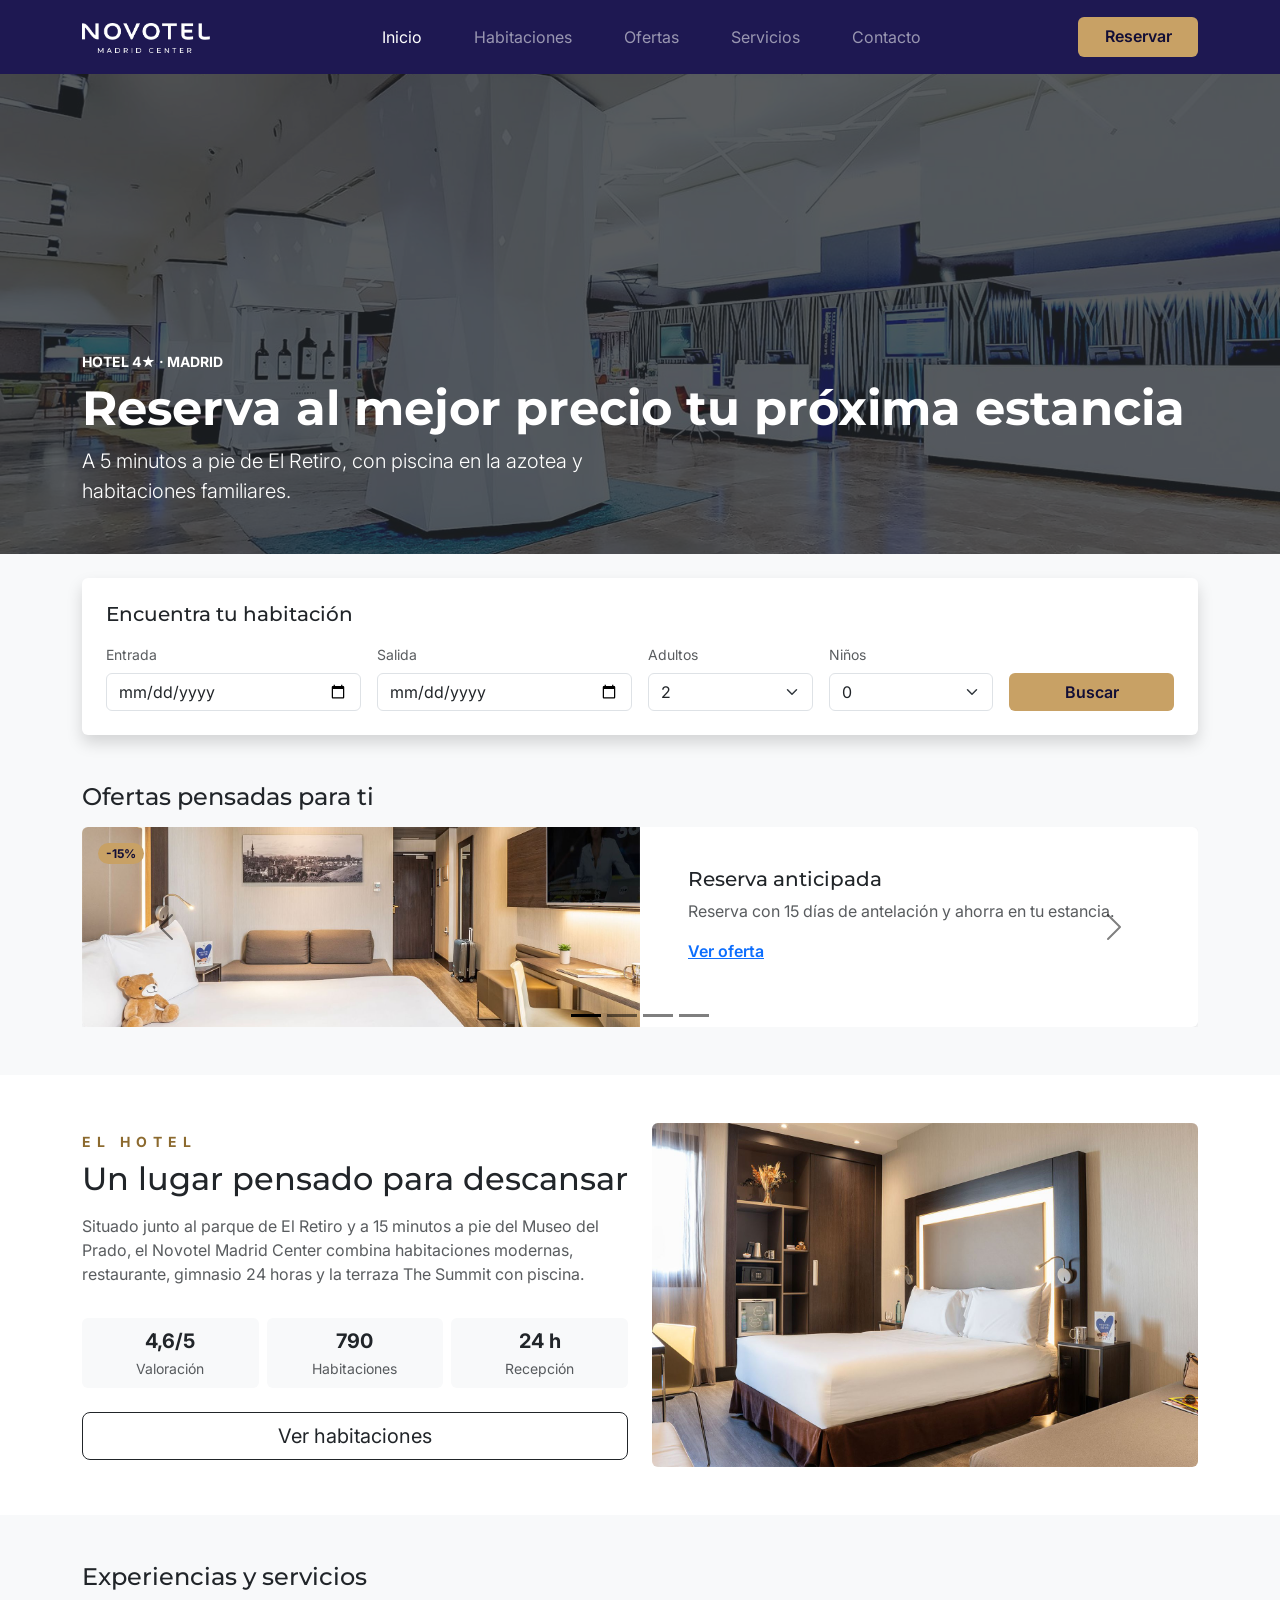
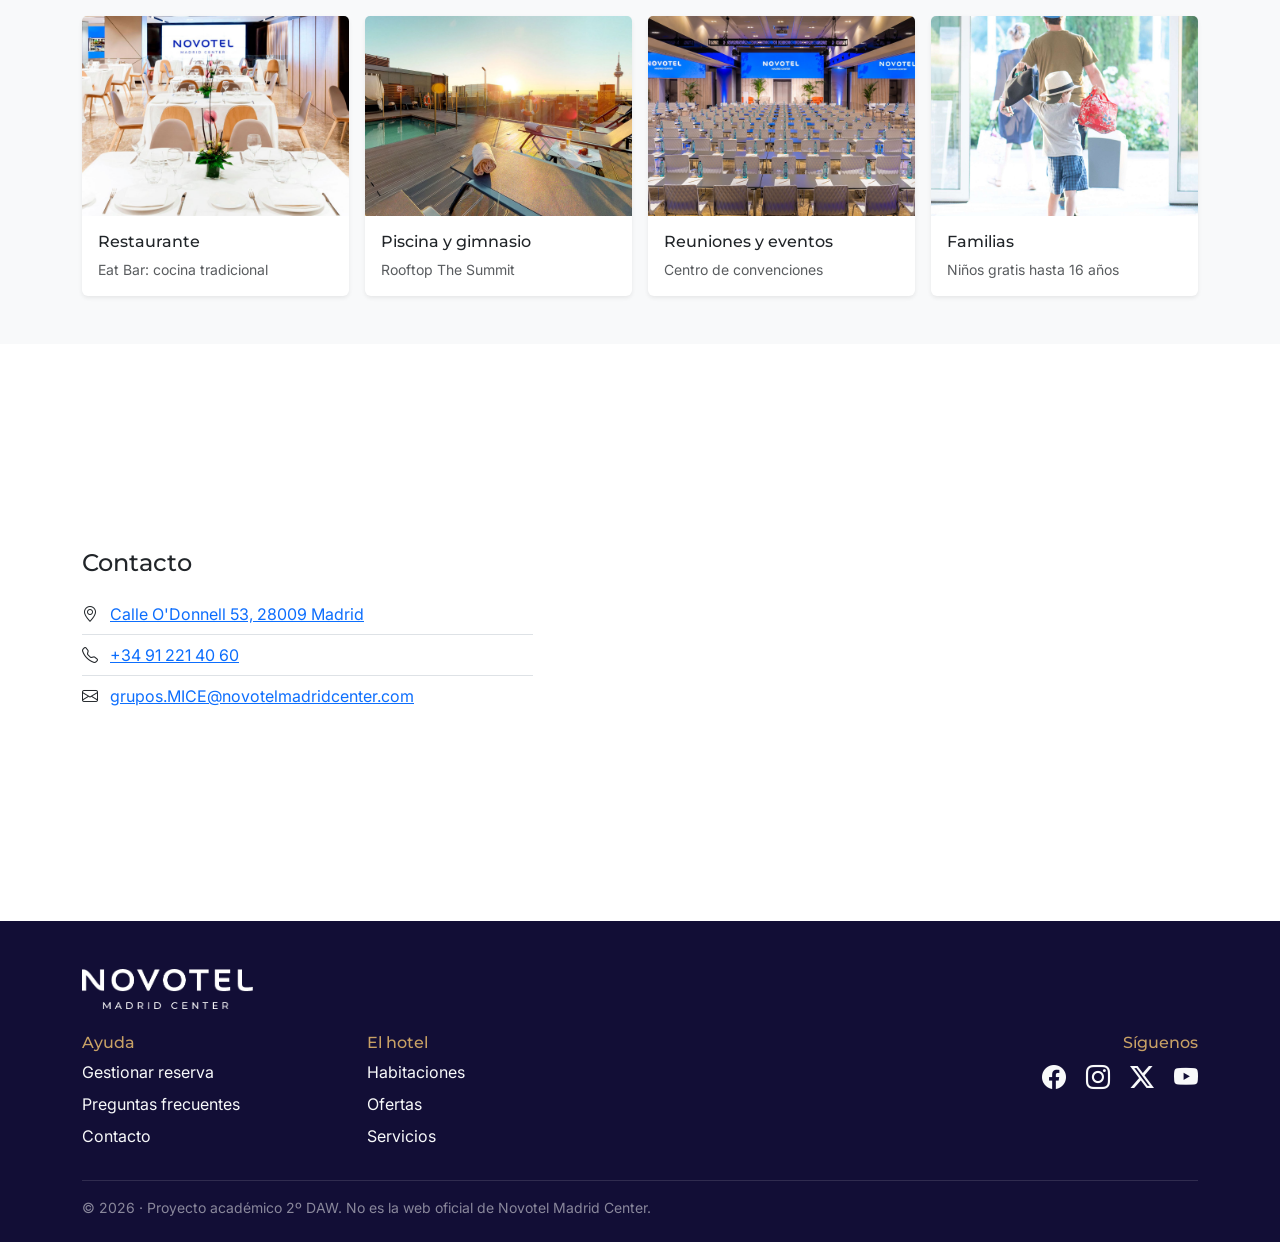
<file: index.html>
<!DOCTYPE html>
<html lang="es">

<head>
    <meta charset="UTF-8">
    <meta name="viewport" content="width=device-width, initial-scale=1.0">
    <title>Novotel Madrid Center</title>
    <link rel="icon" href="img/favicon.png">
    <link
        href="https://fonts.googleapis.com/css2?family=Inter:wght@400;500;600&family=Montserrat:wght@500;600;700&display=swap"
        rel="stylesheet">
    <link href="https://cdn.jsdelivr.net/npm/bootstrap@5.3.8/dist/css/bootstrap.min.css" rel="stylesheet"
        integrity="sha384-sRIl4kxILFvY47J16cr9ZwB07vP4J8+LH7qKQnuqkuIAvNWLzeN8tE5YBujZqJLB" crossorigin="anonymous">
    <link href="https://cdn.jsdelivr.net/npm/bootstrap-icons@1.13.1/font/bootstrap-icons.min.css" rel="stylesheet">
    <link href="css/styles.css" rel="stylesheet">
</head>

<body class="bg-light">

    <nav class="navbar navbar-expand-lg navbar-dark bg-azul py-3 sticky-top">
        <div class="container">
            <a class="navbar-brand" href="index.html">
                <img src="img/logo-novotel-blanco.png" alt="Novotel Madrid Center" height="30">
            </a>
            <button class="navbar-toggler" type="button" data-bs-toggle="collapse" data-bs-target="#menu"
                aria-label="Abrir menú">
                <span class="navbar-toggler-icon"></span>
            </button>
            <div class="collapse navbar-collapse" id="menu">
                <ul class="navbar-nav mx-auto">
                    <li class="nav-item"><a class="header-nav-link nav-link active" href="index.html">Inicio</a></li>
                    <li class="nav-item"><a class="header-nav-link nav-link" href="rooms.html">Habitaciones</a></li>
                    <li class="nav-item"><a class="header-nav-link nav-link" href="#ofertas">Ofertas</a></li>
                    <li class="nav-item"><a class="header-nav-link nav-link" href="#servicios">Servicios</a></li>
                    <li class="nav-item"><a class="header-nav-link nav-link" href="#contacto">Contacto</a></li>
                </ul>
                <a id="reservar" href="#buscador" class="btn btn-dorado">Reservar</a>
            </div>
        </div>
    </nav>

    <header class="card border-0 rounded-0 text-white">
        <img src="img/hero.jpg" class="card-img rounded-0 foto-hero" alt="Recepción del hotel">
        <div class="card-img-overlay rounded-0 d-flex align-items-end bg-dark bg-opacity-75 pb-5">
            <div class="container">
                <p class="small fw-bold text-uppercase mb-2">Hotel 4★ · Madrid</p>
                <h1 class="display-5 fw-bold">Reserva al mejor precio tu próxima estancia</h1>
                <p class="lead col-lg-6 mb-0">A 5 minutos a pie de El Retiro, con piscina en la azotea y habitaciones familiares.</p>
            </div>
        </div>
    </header>

    <section id="buscador" class="container py-4">
        <div class="card border-0 shadow p-4">
            <h2 class="h5 mb-3">Encuentra tu habitación</h2>
            <form id="formBusqueda" action="available-rooms.html" method="get" class="row g-3 align-items-end" novalidate>
                <div class="col-6 col-lg-3">
                    <label for="entrada" class="form-label small text-muted">Entrada</label>
                    <input type="date" class="form-control" id="entrada" name="entrada" required>
                </div>
                <div class="col-6 col-lg-3">
                    <label for="salida" class="form-label small text-muted">Salida</label>
                    <input type="date" class="form-control" id="salida" name="salida" required>
                    <div class="invalid-feedback">Tiene que ser después de la entrada.</div>
                </div>
                <div class="col-6 col-lg-2">
                    <label for="adultos" class="form-label small text-muted">Adultos</label>
                    <select class="form-select" id="adultos" name="adultos">
                        <option>1</option>
                        <option selected>2</option>
                        <option>3</option>
                        <option>4</option>
                    </select>
                </div>
                <div class="col-6 col-lg-2">
                    <label for="ninos" class="form-label small text-muted">Niños</label>
                    <select class="form-select" id="ninos" name="ninos">
                        <option selected>0</option>
                        <option>1</option>
                        <option>2</option>
                    </select>
                </div>
                <div class="col-12 col-lg-2">
                    <button type="submit" class="btn btn-dorado w-100">Buscar</button>
                </div>
            </form>
        </div>
    </section>

    <section id="ofertas" class="container py-4">
        <h2 class="h4 mb-3">Ofertas pensadas para ti</h2>
        <div id="carrusel" class="carousel carousel-dark slide" data-bs-ride="carousel">
            <div class="carousel-indicators mb-0">
                <button type="button" data-bs-target="#carrusel" data-bs-slide-to="0" class="active"
                    aria-label="Oferta 1"></button>
                <button type="button" data-bs-target="#carrusel" data-bs-slide-to="1" aria-label="Oferta 2"></button>
                <button type="button" data-bs-target="#carrusel" data-bs-slide-to="2" aria-label="Oferta 3"></button>
                <button type="button" data-bs-target="#carrusel" data-bs-slide-to="3" aria-label="Oferta 4"></button>
            </div>
            <div class="carousel-inner">
                <div class="carousel-item active">
                    <div class="card border-0 shadow-sm overflow-hidden">
                        <div class="row g-0">
                            <div class="col-md-6 position-relative">
                                <img src="img/oferta-anticipada.jpg" class="img-fluid w-100 foto"
                                    alt="Habitación doble">
                                <span
                                    class="badge rounded-pill bg-dorado position-absolute top-0 start-0 m-3">-15%</span>
                            </div>
                            <div class="col-md-6 card-body px-5 py-4 pb-5 align-self-center">
                                <h3 class="h5 card-title">Reserva anticipada</h3>
                                <p class="card-text text-muted">Reserva con 15 días de antelación y ahorra en tu estancia.</p>
                                <a href="#buscador" class="card-link fw-semibold">Ver oferta</a>
                            </div>
                        </div>
                    </div>
                </div>
                <div class="carousel-item">
                    <div class="card border-0 shadow-sm overflow-hidden">
                        <div class="row g-0">
                            <div class="col-md-6 position-relative">
                                <img src="img/oferta-finde.jpg" class="img-fluid w-100 foto" alt="Desayuno en el hotel">
                                <span class="badge rounded-pill bg-dorado position-absolute top-0 start-0 m-3">+ Desayuno</span>
                            </div>
                            <div class="col-md-6 card-body px-5 py-4 pb-5 align-self-center">
                                <h3 class="h5 card-title">Escapada fin de semana</h3>
                                <p class="card-text text-muted">Desayuno buffet incluido en tus estancias de viernes a domingo.</p>
                                <a href="#buscador" class="card-link fw-semibold">Ver oferta</a>
                            </div>
                        </div>
                    </div>
                </div>
                <div class="carousel-item">
                    <div class="card border-0 shadow-sm overflow-hidden">
                        <div class="row g-0">
                            <div class="col-md-6 position-relative">
                                <img src="img/oferta-verano.jpg" class="img-fluid w-100 foto" alt="Terraza The Summit">
                                <span class="badge rounded-pill bg-dorado position-absolute top-0 start-0 m-3">Verano</span>
                            </div>
                            <div class="col-md-6 card-body px-5 py-4 pb-5 align-self-center">
                                <h3 class="h5 card-title">Verano en The Summit</h3>
                                <p class="card-text text-muted">Acceso a la piscina de la azotea de junio a septiembre.
                                </p>
                                <a href="#servicios" class="card-link fw-semibold">Ver oferta</a>
                            </div>
                        </div>
                    </div>
                </div>
                <div class="carousel-item">
                    <div class="card border-0 shadow-sm overflow-hidden">
                        <div class="row g-0">
                            <div class="col-md-6 position-relative">
                                <img src="img/servicio-familias.jpg" class="img-fluid w-100 foto" alt="Familia en el hotel">
                                <span class="badge rounded-pill bg-dorado position-absolute top-0 start-0 m-3">Familias</span>
                            </div>
                            <div class="col-md-6 card-body px-5 py-4 pb-5 align-self-center">
                                <h3 class="h5 card-title">Niños gratis</h3>
                                <p class="card-text text-muted">Los menores de 16 años se alojan gratis en la habitación de sus padres.</p>
                                <a href="rooms.html" class="card-link fw-semibold">Ver habitaciones</a>
                            </div>
                        </div>
                    </div>
                </div>
            </div>
            <button class="carousel-control-prev" type="button" data-bs-target="#carrusel" data-bs-slide="prev">
                <span class="carousel-control-prev-icon"></span>
            </button>
            <button class="carousel-control-next" type="button" data-bs-target="#carrusel" data-bs-slide="next">
                <span class="carousel-control-next-icon"></span>
            </button>
        </div>
    </section>

    <section class="bg-white py-5 mt-4">
        <div class="container">
            <div class="row g-4 align-items-center">
                <div class="col-lg-6">
                    <p id="hotel-section" class="small fw-bold text-uppercase text-dorado mb-2">El hotel</p>
                    <h2 class="mb-3">Un lugar pensado para descansar</h2>
                    <p class="text-muted">Situado junto al parque de El Retiro y a 15 minutos a pie del Museo del Prado,
                        el Novotel Madrid Center combina habitaciones modernas, restaurante, gimnasio 24 horas y la
                        terraza The Summit con piscina.</p>
                    <div class="row g-2 my-4 text-center">
                        <div class="col-4">
                            <div class="bg-light rounded p-2"><strong class="d-block fs-5">4,6/5</strong>
                                <small class="text-muted">Valoración</small></div>
                        </div>
                        <div class="col-4">
                            <div class="bg-light rounded p-2"><strong class="d-block fs-5">790</strong>
                                <small class="text-muted">Habitaciones</small></div>
                        </div>
                        <div class="col-4">
                            <div class="bg-light rounded p-2"><strong class="d-block fs-5">24 h</strong>
                                <small class="text-muted">Recepción</small></div>
                        </div>
                    </div>
                    <a id="btnHabitaciones" href="rooms.html" class="btn btn-outline-dark btn-lg">Ver habitaciones</a>
                </div>
                <div class="col-lg-6">
                    <img src="img/habitacion-estandar.jpg" class="img-fluid rounded" alt="Habitación del hotel">
                </div>
            </div>
        </div>
    </section>

    <section id="servicios" class="container py-5">
        <h2 class="h4 mb-4">Experiencias y servicios</h2>
        <div class="row row-cols-2 row-cols-lg-4 g-3">
            <div class="col">
                <div class="card h-100 border-0 shadow-sm">
                    <img src="img/servicio-restaurante.jpg" class="card-img-top foto" alt="Restaurante Eat Bar">
                    <div class="card-body">
                        <h3 class="h6 card-title">Restaurante</h3>
                        <p class="card-text small text-muted">Eat Bar: cocina tradicional</p>
                    </div>
                </div>
            </div>
            <div class="col">
                <div class="card h-100 border-0 shadow-sm">
                    <img src="img/servicio-piscina.jpg" class="card-img-top foto" alt="Piscina en la azotea">
                    <div class="card-body">
                        <h3 class="h6 card-title">Piscina y gimnasio</h3>
                        <p class="card-text small text-muted">Rooftop The Summit</p>
                    </div>
                </div>
            </div>
            <div class="col">
                <div class="card h-100 border-0 shadow-sm">
                    <img src="img/servicio-eventos.jpg" class="card-img-top foto" alt="Sala de eventos">
                    <div class="card-body">
                        <h3 class="h6 card-title">Reuniones y eventos</h3>
                        <p class="card-text small text-muted">Centro de convenciones</p>
                    </div>
                </div>
            </div>
            <div class="col">
                <div class="card h-100 border-0 shadow-sm">
                    <img src="img/servicio-familias.jpg" class="card-img-top foto" alt="Familia llegando al hotel">
                    <div class="card-body">
                        <h3 class="h6 card-title">Familias</h3>
                        <p class="card-text small text-muted">Niños gratis hasta 16 años</p>
                    </div>
                </div>
            </div>
        </div>
    </section>

    <section id="contacto" class="bg-white py-5">
        <div class="container">
            <div class="row g-4 align-items-center">
                <div class="col-lg-5">
                    <h2 class="h4 mb-3">Contacto</h2>
                    <ul class="list-group list-group-flush">
                        <li class="list-group-item px-0"><i class="bi bi-geo-alt me-2"></i> <a
                                href="https://maps.app.goo.gl/3WTuPJawUHsqBY3b8">Calle O'Donnell 53, 28009 Madrid</a>
                        </li>
                        <li class="list-group-item px-0"><i class="bi bi-telephone me-2"></i> <a
                                href="tel:+34912214060">+34 91 221 40 60</a></li>
                        <li class="list-group-item px-0 text-break"><i class="bi bi-envelope me-2"></i> <a
                                href="mailto:grupos.MICE@novotelmadridcenter.com">grupos.MICE@novotelmadridcenter.com</a>
                        </li>
                    </ul>
                </div>
                <div class="col-lg-7">
                    <div class="ratio ratio-4x3 rounded overflow-hidden">
                        <iframe
                            src="https://www.google.com/maps?q=Novotel+Madrid+Center,+Calle+de+O'Donnell+53,+Madrid&output=embed"
                            title="Mapa del hotel" loading="lazy" allowfullscreen></iframe>
                    </div>
                </div>
            </div>
        </div>
    </section>

    <footer class="bg-azul-oscuro text-white-50 pt-5 pb-4">
        <div class="container">
            <img src="img/logo-novotel-blanco.png" alt="Novotel Madrid Center" height="40" class="mb-4">
            <div class="row g-4">
                <div class="col-6 col-md-3">
                    <h2 class="h6 text-dorado-claro">Ayuda</h2>
                    <ul class="list-unstyled">
                        <li class="footer-link mb-2"><a href="#buscador"
                                class="link-light text-decoration-none">Gestionar reserva</a></li>
                        <li class="footer-link mb-2"><a href="#contacto"
                                class="link-light text-decoration-none">Preguntas frecuentes</a></li>
                        <li class="footer-link mb-2"><a href="#contacto"
                                class="link-light text-decoration-none">Contacto</a></li>
                    </ul>
                </div>
                <div class="col-6 col-md-3">
                    <h2 class="h6 text-dorado-claro">El hotel</h2>
                    <ul class="list-unstyled">
                        <li class="footer-link mb-2"><a href="rooms.html"
                                class="link-light text-decoration-none">Habitaciones</a></li>
                        <li class="footer-link mb-2"><a href="#ofertas"
                                class="link-light text-decoration-none">Ofertas</a></li>
                        <li class="footer-link mb-2"><a href="#servicios"
                                class="link-light text-decoration-none">Servicios</a></li>
                    </ul>
                </div>
                <div class="col-md-6 text-md-end">
                    <h2 class="h6 text-dorado-claro">Síguenos</h2>
                    <a href="https://www.facebook.com/NovotelMCenter/" target="_blank"
                        class="rrss link-light fs-4 me-3" aria-label="Facebook"><i class="bi bi-facebook"></i></a>
                    <a href="https://www.instagram.com/novotelmcenter/" target="_blank"
                        class="rrss link-light fs-4 me-3" aria-label="Instagram"><i class="bi bi-instagram"></i></a>
                    <a href="https://x.com/novotelmcenter?lang=es" target="_blank"
                        class="rrss link-light fs-4 me-3" aria-label="X"><i class="bi bi-twitter-x"></i></a>
                    <a href="https://www.youtube.com/channel/UCDqbWLSPRt5mQQGbAMGRGoQ" target="_blank"
                        class="rrss link-light fs-4" aria-label="YouTube"><i class="bi bi-youtube"></i></a>
                </div>
            </div>
            <hr>
            <p class="small mb-0">© 2026 · Proyecto académico 2º DAW. No es la web oficial de Novotel Madrid Center.</p>
        </div>
    </footer>

    <script src="https://cdn.jsdelivr.net/npm/bootstrap@5.3.8/dist/js/bootstrap.bundle.min.js"
        integrity="sha384-FKyoEForCGlyvwx9Hj09JcYn3nv7wiPVlz7YYwJrWVcXK/BmnVDxM+D2scQbITxI"
        crossorigin="anonymous"></script>
    <script src="js/main.js"></script>
</body>

</html>
</file>
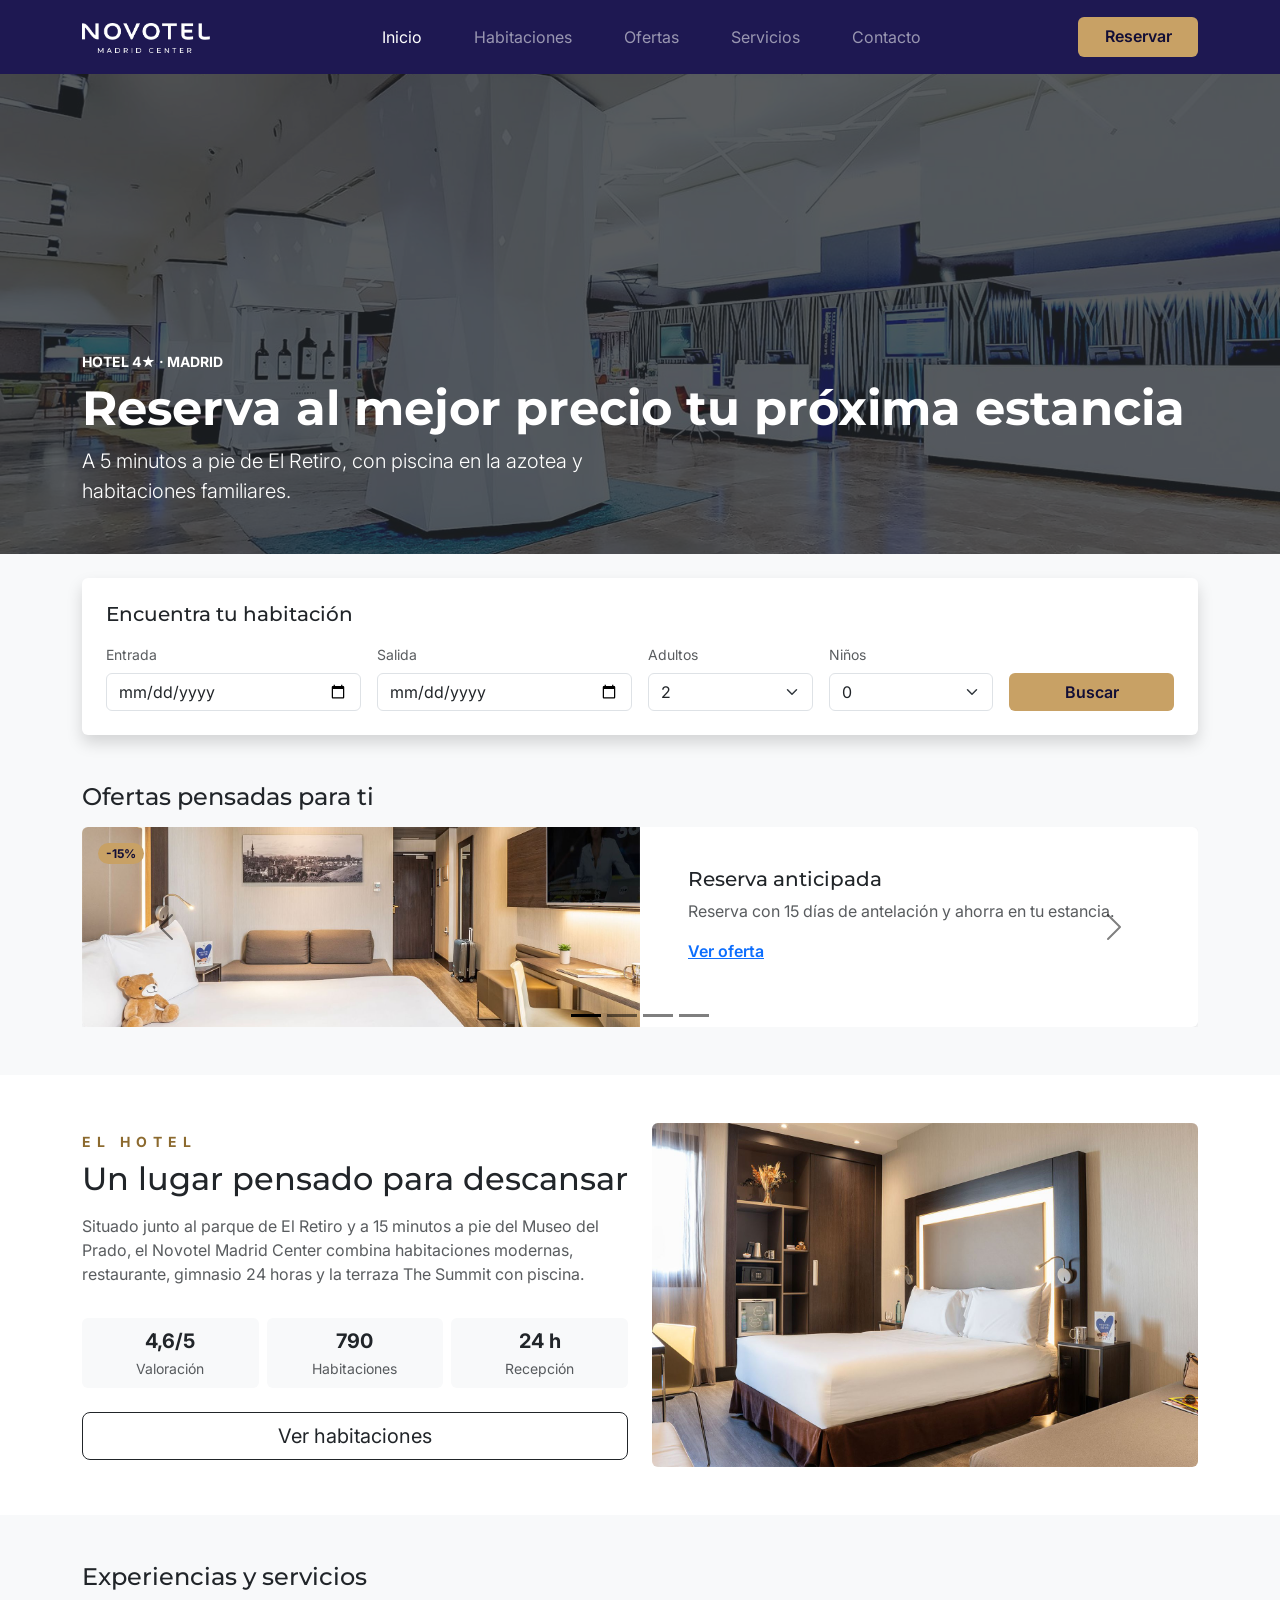
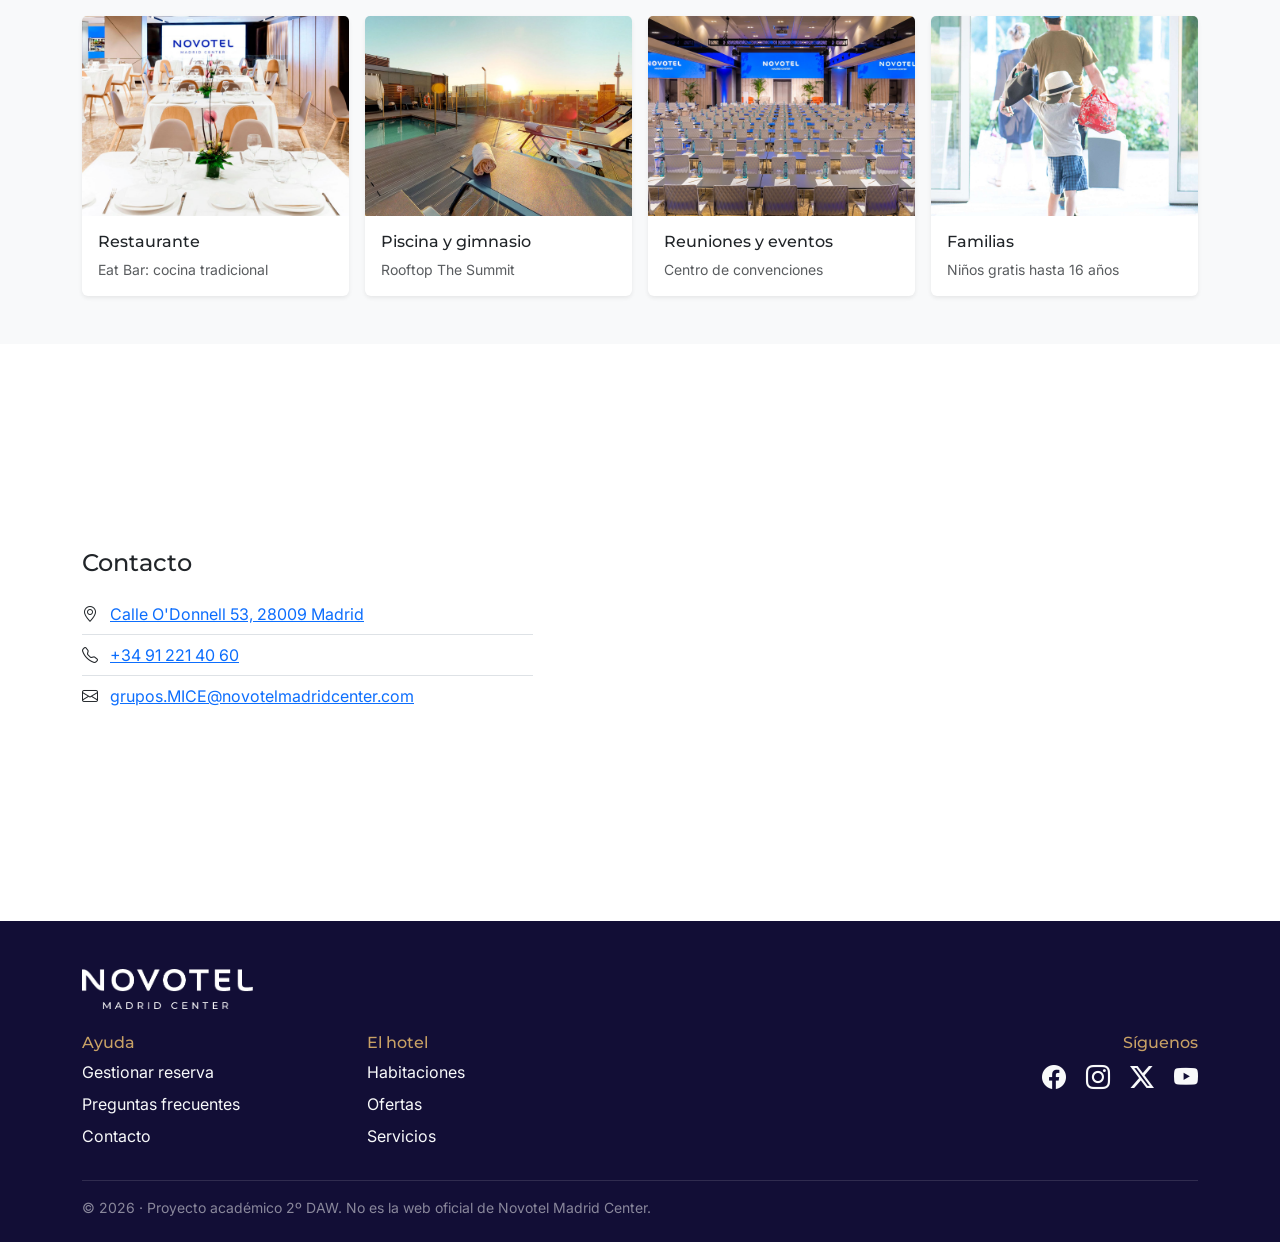
<file: available-rooms.html>
<!DOCTYPE html>
<html lang="es">

<head>
  <meta charset="UTF-8">
  <meta name="viewport" content="width=device-width, initial-scale=1.0">
  <title>Disponibilidad | Novotel Madrid Center</title>
  <link rel="icon" href="img/favicon.png">
  <link
    href="https://fonts.googleapis.com/css2?family=Inter:wght@400;500;600&family=Montserrat:wght@500;600;700&display=swap"
    rel="stylesheet">
  <link href="https://cdn.jsdelivr.net/npm/bootstrap@5.3.8/dist/css/bootstrap.min.css" rel="stylesheet"
    integrity="sha384-sRIl4kxILFvY47J16cr9ZwB07vP4J8+LH7qKQnuqkuIAvNWLzeN8tE5YBujZqJLB" crossorigin="anonymous">
  <link href="https://cdn.jsdelivr.net/npm/bootstrap-icons@1.13.1/font/bootstrap-icons.min.css" rel="stylesheet">
  <link href="css/styles.css" rel="stylesheet">
</head>

<body class="bg-light">

  <nav class="navbar navbar-expand-lg navbar-dark bg-azul py-3 sticky-top">
    <div class="container">
      <a class="navbar-brand" href="index.html">
        <img src="img/logo-novotel-blanco.png" alt="Novotel Madrid Center" height="30">
      </a>
      <button class="navbar-toggler" type="button" data-bs-toggle="collapse" data-bs-target="#menu"
        aria-label="Abrir menú">
        <span class="navbar-toggler-icon"></span>
      </button>
      <div class="collapse navbar-collapse" id="menu">
        <ul class="navbar-nav mx-auto">
          <li class="nav-item"><a class="header-nav-link nav-link" href="index.html">Inicio</a></li>
          <li class="nav-item"><a class="header-nav-link nav-link" href="rooms.html">Habitaciones</a></li>
          <li class="nav-item"><a class="header-nav-link nav-link" href="index.html#ofertas">Ofertas</a></li>
          <li class="nav-item"><a class="header-nav-link nav-link" href="index.html#servicios">Servicios</a></li>
          <li class="nav-item"><a class="header-nav-link nav-link" href="index.html#contacto">Contacto</a></li>
        </ul>
        <a id="reservar" href="index.html#buscador" class="btn btn-dorado">Reservar</a>
      </div>
    </div>
  </nav>

  <section class="bg-white py-5">
    <div class="container">
      <nav aria-label="breadcrumb">
        <ol class="breadcrumb small mb-4">
          <li class="breadcrumb-item"><a href="index.html">Inicio</a></li>
          <li class="breadcrumb-item active">Disponibilidad</li>
        </ol>
      </nav>
      <h1 class="h2 mb-0">Habitaciones disponibles</h1>
    </div>
  </section>

  <main class="container py-4">
    <div class="card border-0 shadow-sm p-3 mb-4">
      <div class="d-flex flex-wrap align-items-center justify-content-between gap-3">
        <div class="row row-cols-2 row-cols-md-4 g-2 flex-grow-1">
          <div class="col"><small class="text-muted d-block">Entrada</small><strong id="textoEntrada"></strong></div>
          <div class="col"><small class="text-muted d-block">Salida</small><strong id="textoSalida"></strong></div>
          <div class="col"><small class="text-muted d-block">Noches</small><strong id="textoNoches"></strong></div>
          <div class="col"><small class="text-muted d-block">Huéspedes</small><strong id="textoHuespedes"></strong>
          </div>
        </div>
        <button class="btn btn-outline-dark btn-sm" type="button" data-bs-toggle="collapse" data-bs-target="#modificar">
          <i class="bi bi-pencil"></i> Modificar
        </button>
      </div>
      <div class="collapse" id="modificar">
        <hr>
        <form id="formBusqueda" action="available-rooms.html" method="get" class="row g-3 align-items-end" novalidate>
          <div class="col-6 col-lg-3">
            <label for="entrada" class="form-label small text-muted">Entrada</label>
            <input type="date" class="form-control" id="entrada" name="entrada" required>
          </div>
          <div class="col-6 col-lg-3">
            <label for="salida" class="form-label small text-muted">Salida</label>
            <input type="date" class="form-control" id="salida" name="salida" required>
            <div class="invalid-feedback">Tiene que ser después de la entrada.</div>
          </div>
          <div class="col-6 col-lg-2">
            <label for="adultos" class="form-label small text-muted">Adultos</label>
            <select class="form-select" id="adultos" name="adultos">
              <option>1</option>
              <option selected>2</option>
              <option>3</option>
              <option>4</option>
            </select>
          </div>
          <div class="col-6 col-lg-2">
            <label for="ninos" class="form-label small text-muted">Niños</label>
            <select class="form-select" id="ninos" name="ninos">
              <option selected>0</option>
              <option>1</option>
              <option>2</option>
            </select>
          </div>
          <div class="col-12 col-lg-2">
            <button type="submit" class="btn btn-dorado w-100">Buscar</button>
          </div>
        </form>

      </div>
    </div>

    <p class="small text-muted" id="numResultados"></p>

    <div class="row g-4">

      <div class="col-12 disponible" data-habitacion="estandar" data-personas="3" data-precio="165">
        <div class="card border-0 shadow-sm overflow-hidden">
          <div class="row g-0">
            <div class="col-md-5">
              <img src="img/habitacion-estandar.jpg" class="img-fluid w-100 h-100 foto" alt="Habitación Estándar">
            </div>
            <div class="col-md-7 card-body p-4 p-lg-5 d-flex flex-column justify-content-center">
              <h2 class="h3 card-title mb-3">Habitación Estándar</h2>
              <p class="card-text fs-5 text-muted">Hasta 3 personas. Moderna y funcional, ideal para escapadas en
                pareja o viajes de trabajo.</p>
              <div class="d-flex justify-content-between align-items-end border-top pt-3">
                <div>
                  <span class="text-muted d-block fs-5">165 € / noche</span>
                  <span class="display-6 fw-bold total"></span>
                </div>
                <a href="#" class="btn btn-dorado btn-lg px-4">Seleccionar</a>
              </div>
            </div>
          </div>
        </div>
      </div>

      <div class="col-12 disponible" data-habitacion="familiar" data-personas="4" data-precio="190">
        <div class="card border-0 shadow-sm overflow-hidden">
          <div class="row g-0">
            <div class="col-md-5">
              <img src="img/habitacion-familiar.jpg" class="img-fluid w-100 h-100 foto" alt="Estándar Familiar">
            </div>
            <div class="col-md-7 card-body p-4 p-lg-5 d-flex flex-column justify-content-center">
              <h2 class="h3 card-title mb-3">Estándar Familiar</h2>
              <p class="card-text fs-5 text-muted">Hasta 4 personas. Pensada para familias: camas para niños sin coste
                y niños gratis hasta 16 años.</p>
              <div class="d-flex justify-content-between align-items-end border-top pt-3">
                <div>
                  <span class="text-muted d-block fs-5">190 € / noche</span>
                  <span class="display-6 fw-bold total"></span>
                </div>
                <a href="#" class="btn btn-dorado btn-lg px-4">Seleccionar</a>
              </div>
            </div>
          </div>
        </div>
      </div>
      <div class="col-12 disponible" data-habitacion="superior" data-personas="2" data-precio="185">
        <div class="card border-0 shadow-sm overflow-hidden">
          <div class="row g-0">
            <div class="col-md-5">
              <img src="img/habitacion-superior.jpg" class="img-fluid w-100 h-100 foto" alt="Habitación Superior">
            </div>
            <div class="col-md-7 card-body p-4 p-lg-5 d-flex flex-column justify-content-center">
              <h2 class="h3 card-title mb-3">Habitación Superior</h2>
              <p class="card-text fs-5 text-muted">Hasta 2 personas. Un plus de confort con acabados superiores para
                una estancia más cómoda.</p>
              <div class="d-flex justify-content-between align-items-end border-top pt-3">
                <div>
                  <span class="text-muted d-block fs-5">185 € / noche</span>
                  <span class="display-6 fw-bold total"></span>
                </div>
                <a href="#" class="btn btn-dorado btn-lg px-4">Seleccionar</a>
              </div>
            </div>
          </div>
        </div>
      </div>
      <div class="col-12 disponible" data-habitacion="ejecutiva-salon" data-personas="4" data-precio="245">
        <div class="card border-0 shadow-sm overflow-hidden">
          <div class="row g-0">
            <div class="col-md-5">
              <img src="img/ejecutiva-salon.jpg" class="img-fluid w-100 h-100 foto" alt="Ejecutiva con salón">
            </div>
            <div class="col-md-7 card-body p-4 p-lg-5 d-flex flex-column justify-content-center">
              <h2 class="h3 card-title mb-3">Ejecutiva con salón</h2>
              <p class="card-text fs-5 text-muted">Hasta 4 personas. Amplia habitación con zona de salón independiente
                para trabajar o descansar.</p>
              <div class="d-flex justify-content-between align-items-end border-top pt-3">
                <div>
                  <span class="text-muted d-block fs-5">245 € / noche</span>
                  <span class="display-6 fw-bold total"></span>
                </div>
                <a href="#" class="btn btn-dorado btn-lg px-4">Seleccionar</a>
              </div>
            </div>
          </div>
        </div>
      </div>
      <div class="col-12 disponible" data-habitacion="ejecutiva-terraza" data-personas="4" data-precio="235">
        <div class="card border-0 shadow-sm overflow-hidden">
          <div class="row g-0">
            <div class="col-md-5">
              <img src="img/ejecutiva-terraza.jpg" class="img-fluid w-100 h-100 foto" alt="Ejecutiva con terraza">
            </div>
            <div class="col-md-7 card-body p-4 p-lg-5 d-flex flex-column justify-content-center">
              <h2 class="h3 card-title mb-3">Ejecutiva con terraza</h2>
              <p class="card-text fs-5 text-muted">Hasta 4 personas. Disfruta de tu propia terraza privada en pleno
                barrio de Salamanca.</p>
              <div class="d-flex justify-content-between align-items-end border-top pt-3">
                <div>
                  <span class="text-muted d-block fs-5">235 € / noche</span>
                  <span class="display-6 fw-bold total"></span>
                </div>
                <a href="#" class="btn btn-dorado btn-lg px-4">Seleccionar</a>
              </div>
            </div>
          </div>
        </div>
      </div>
      <div class="col-12 disponible" data-habitacion="suite" data-personas="4" data-precio="320">
        <div class="card border-0 shadow-sm overflow-hidden">
          <div class="row g-0">
            <div class="col-md-5">
              <img src="img/suite-superior.jpg" class="img-fluid w-100 h-100 foto" alt="Suite Superior">
            </div>
            <div class="col-md-7 card-body p-4 p-lg-5 d-flex flex-column justify-content-center">
              <h2 class="h3 card-title mb-3">Suite Superior</h2>
              <p class="card-text fs-5 text-muted">Hasta 4 personas. La habitación más espaciosa del hotel, en esquina
                y con cama king size.</p>
              <div class="d-flex justify-content-between align-items-end border-top pt-3">
                <div>
                  <span class="text-muted d-block fs-5">320 € / noche</span>
                  <span class="display-6 fw-bold total"></span>
                </div>
                <a href="#" class="btn btn-dorado btn-lg px-4">Seleccionar</a>
              </div>
            </div>
          </div>
        </div>
      </div>
    </div>
  </main>

  <footer class="bg-azul-oscuro text-white-50 pt-5 pb-4">
    <div class="container">
      <img src="img/logo-novotel-blanco.png" alt="Novotel Madrid Center" height="40" class="mb-4">
      <div class="row g-4">
        <div class="col-6 col-md-3">
          <h2 class="h6 text-dorado-claro">Ayuda</h2>
          <ul class="list-unstyled">
            <li class="footer-link mb-2"><a href="index.html#buscador"
                class="link-light text-decoration-none">Gestionar reserva</a></li>
            <li class="footer-link mb-2"><a href="index.html#contacto"
                class="link-light text-decoration-none">Preguntas frecuentes</a></li>
            <li class="footer-link mb-2"><a href="index.html#contacto"
                class="link-light text-decoration-none">Contacto</a></li>
          </ul>
        </div>
        <div class="col-6 col-md-3">
          <h2 class="h6 text-dorado-claro">El hotel</h2>
          <ul class="list-unstyled">
            <li class="footer-link mb-2"><a href="rooms.html"
                class="link-light text-decoration-none">Habitaciones</a></li>
            <li class="footer-link mb-2"><a href="index.html#ofertas"
                class="link-light text-decoration-none">Ofertas</a></li>
            <li class="footer-link mb-2"><a href="index.html#servicios"
                class="link-light text-decoration-none">Servicios</a></li>
          </ul>
        </div>
        <div class="col-md-6 text-md-end">
          <h2 class="h6 text-dorado-claro">Síguenos</h2>
          <a href="https://www.facebook.com/NovotelMCenter/" target="_blank" class="rrss link-light fs-4 me-3"
            aria-label="Facebook"><i class="bi bi-facebook"></i></a>
          <a href="https://www.instagram.com/novotelmcenter/" target="_blank" class="rrss link-light fs-4 me-3"
            aria-label="Instagram"><i class="bi bi-instagram"></i></a>
          <a href="https://x.com/novotelmcenter?lang=es" target="_blank" class="rrss link-light fs-4 me-3"
            aria-label="X"><i class="bi bi-twitter-x"></i></a>
          <a href="https://www.youtube.com/channel/UCDqbWLSPRt5mQQGbAMGRGoQ" target="_blank"
            class="rrss link-light fs-4" aria-label="YouTube"><i class="bi bi-youtube"></i></a>
        </div>
      </div>
      <hr>
      <p class="small mb-0">© 2026 · Proyecto académico 2º DAW. No es la web oficial de Novotel Madrid Center.</p>
    </div>
  </footer>

  <script src="https://cdn.jsdelivr.net/npm/bootstrap@5.3.8/dist/js/bootstrap.bundle.min.js"
    integrity="sha384-FKyoEForCGlyvwx9Hj09JcYn3nv7wiPVlz7YYwJrWVcXK/BmnVDxM+D2scQbITxI"
    crossorigin="anonymous"></script>
  <script src="js/main.js"></script>
</body>

</html>
</file>
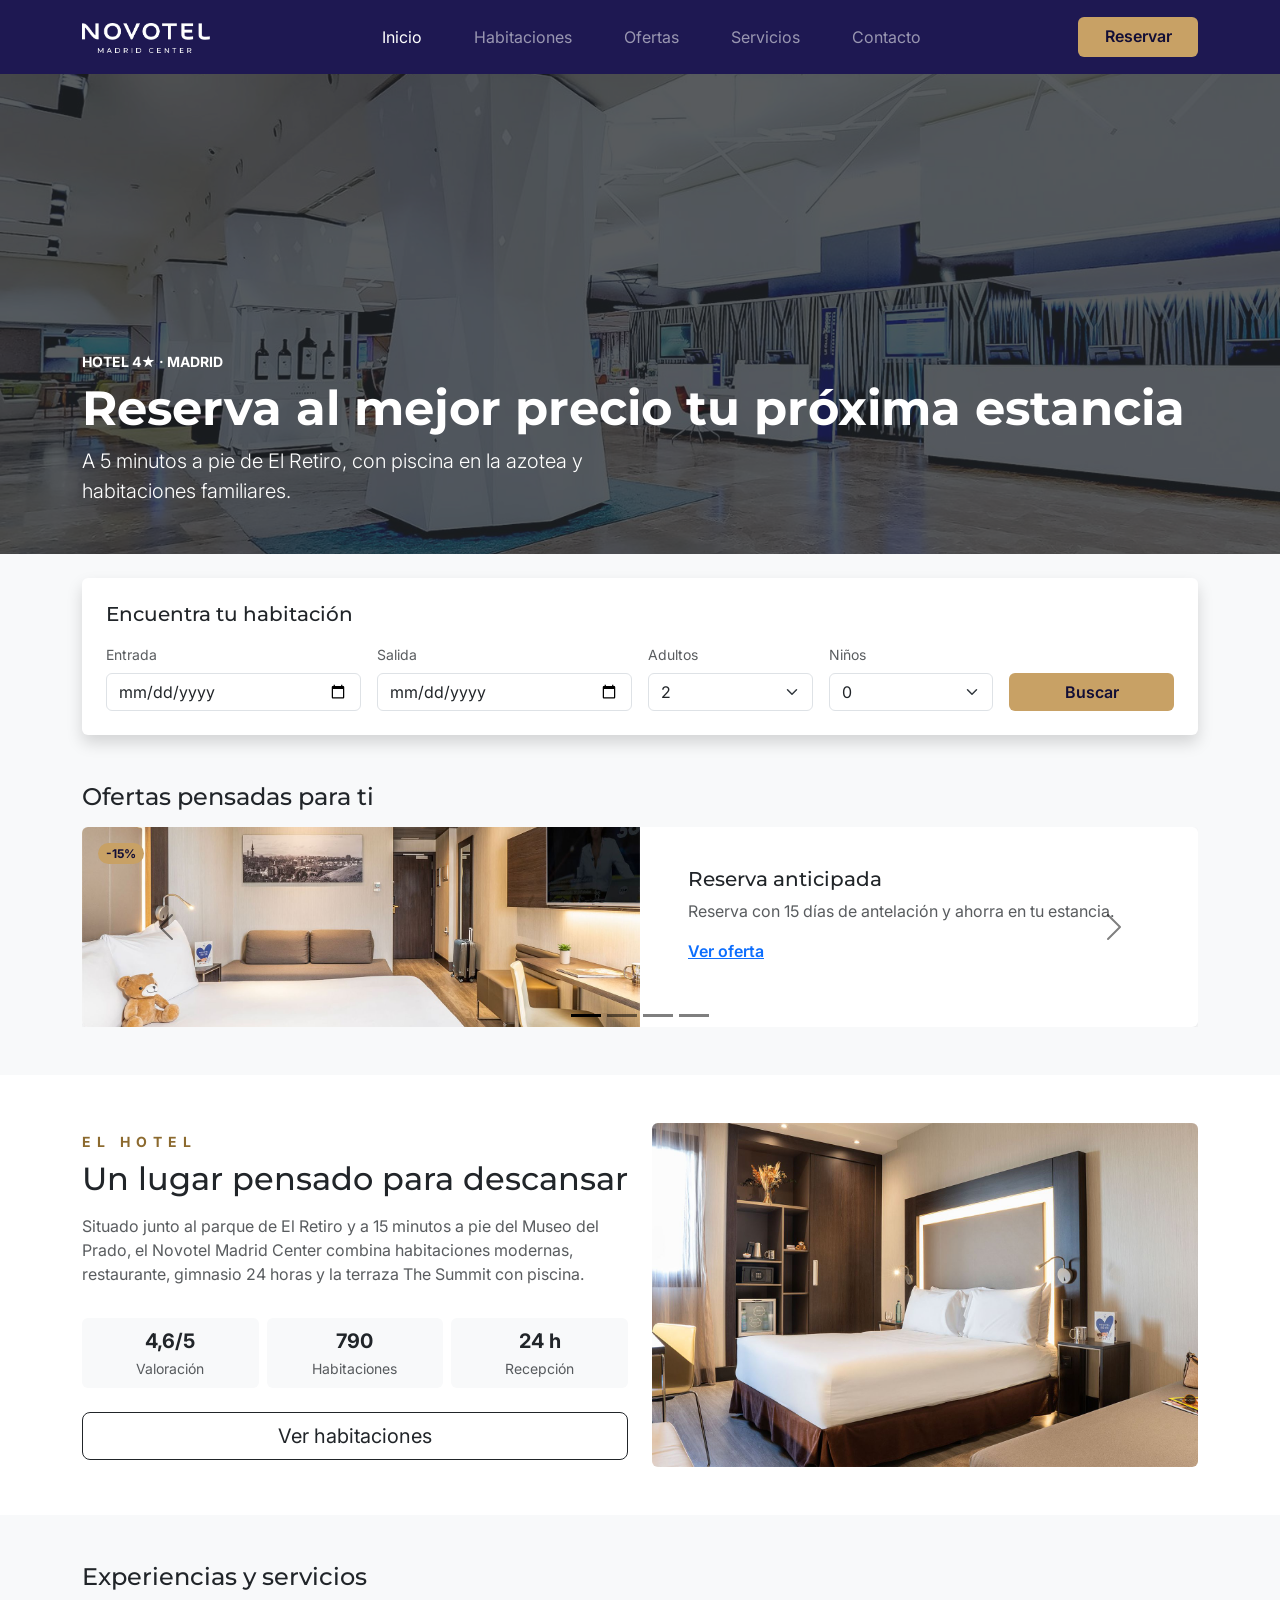
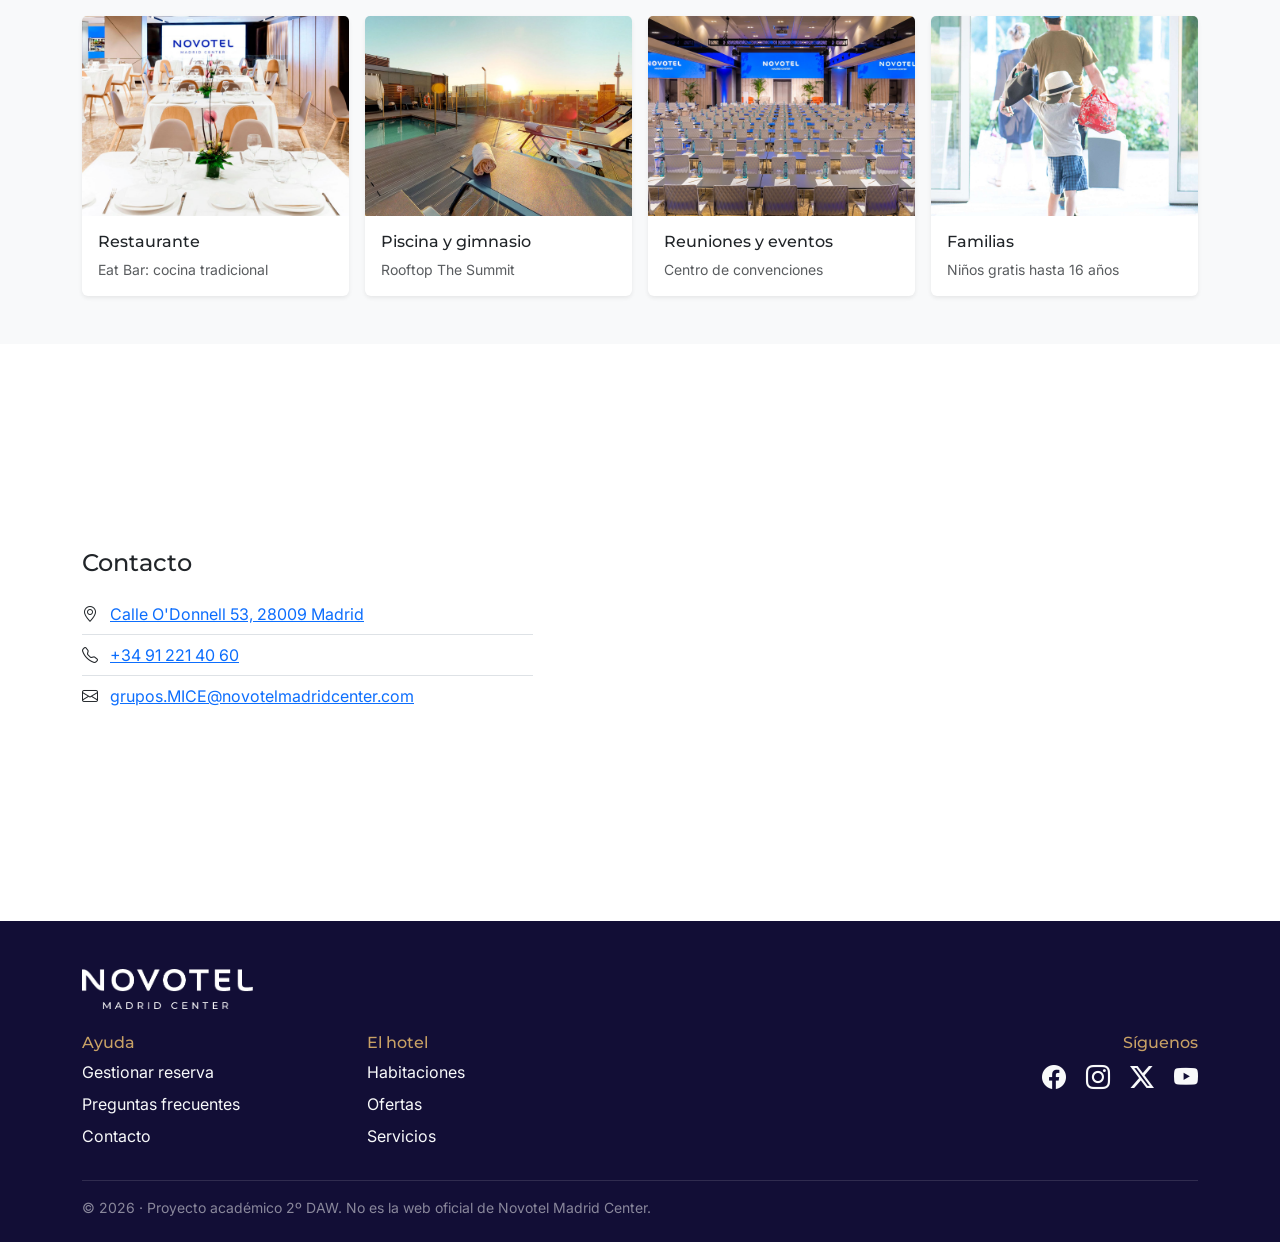
<file: complete-reservation.html>
<!DOCTYPE html>
<html lang="es">

<head>
  <meta charset="UTF-8">
  <meta name="viewport" content="width=device-width, initial-scale=1.0">
  <title>Completar reserva | Novotel Madrid Center</title>
  <link rel="icon" href="img/favicon.png">
  <link
    href="https://fonts.googleapis.com/css2?family=Inter:wght@400;500;600&family=Montserrat:wght@500;600;700&display=swap"
    rel="stylesheet">
  <link href="https://cdn.jsdelivr.net/npm/bootstrap@5.3.8/dist/css/bootstrap.min.css" rel="stylesheet"
    integrity="sha384-sRIl4kxILFvY47J16cr9ZwB07vP4J8+LH7qKQnuqkuIAvNWLzeN8tE5YBujZqJLB" crossorigin="anonymous">
  <link href="https://cdn.jsdelivr.net/npm/bootstrap-icons@1.13.1/font/bootstrap-icons.min.css" rel="stylesheet">
  <link href="css/styles.css" rel="stylesheet">
</head>

<body class="bg-light">

  <nav class="navbar navbar-expand-lg navbar-dark bg-azul py-3 sticky-top">
    <div class="container">
      <a class="navbar-brand" href="index.html">
        <img src="img/logo-novotel-blanco.png" alt="Novotel Madrid Center" height="30">
      </a>
      <button class="navbar-toggler" type="button" data-bs-toggle="collapse" data-bs-target="#menu"
        aria-label="Abrir menú">
        <span class="navbar-toggler-icon"></span>
      </button>
      <div class="collapse navbar-collapse" id="menu">
        <ul class="navbar-nav mx-auto">
          <li class="nav-item"><a class="header-nav-link nav-link" href="index.html">Inicio</a></li>
          <li class="nav-item"><a class="header-nav-link nav-link" href="rooms.html">Habitaciones</a></li>
          <li class="nav-item"><a class="header-nav-link nav-link" href="index.html#ofertas">Ofertas</a></li>
          <li class="nav-item"><a class="header-nav-link nav-link" href="index.html#servicios">Servicios</a></li>
          <li class="nav-item"><a class="header-nav-link nav-link" href="index.html#contacto">Contacto</a></li>
        </ul>
        <a id="reservar" href="index.html#buscador" class="btn btn-dorado">Reservar</a>
      </div>
    </div>
  </nav>

  <section class="bg-white py-5">
    <div class="container">
      <nav aria-label="breadcrumb">
        <ol class="breadcrumb small mb-4">
          <li class="breadcrumb-item"><a href="index.html">Inicio</a></li>
          <li class="breadcrumb-item"><a href="javascript:history.back()">Disponibilidad</a></li>
          <li class="breadcrumb-item active">Completar reserva</li>
        </ol>
      </nav>
      <h1 class="h2 mb-2">Completa tu reserva</h1>
    </div>
  </section>

  <main class="container py-4 mb-4">
    <div class="row g-4">
      <div class="col-lg-5 order-lg-2">
        <div class="card border-0 shadow-sm">
          <img src="img/habitacion-estandar.jpg" class="card-img-top foto" alt="Habitación elegida" id="fotoHabitacion">
          <div class="card-body">
            <p id="seleccion" class="small fw-bold text-uppercase text-dorado mb-2">Tu selección</p>
            <h2 class="h5 card-title" id="nombreHabitacion"></h2>
            <table class="table small mb-0">
              <tbody>
                <tr>
                  <td class="text-muted">Entrada</td>
                  <td class="text-end" id="textoEntrada"></td>
                </tr>
                <tr>
                  <td class="text-muted">Salida</td>
                  <td class="text-end" id="textoSalida"></td>
                </tr>
                <tr>
                  <td class="text-muted">Huéspedes</td>
                  <td class="text-end" id="textoHuespedes"></td>
                </tr>
                <tr>
                  <td class="text-muted">Precio por noche</td>
                  <td class="text-end" id="textoPrecio"></td>
                </tr>
                <tr>
                  <td class="text-muted">Noches</td>
                  <td class="text-end" id="textoNoches"></td>
                </tr>
                <tr class="fs-5 border-0">
                  <th class="border-0">Total</th>
                  <th class="text-end border-0" id="textoTotal"></th>
                </tr>
              </tbody>
            </table>
          </div>
        </div>
      </div>

      <div class="col-lg-7">
        <form id="formReserva" novalidate>
          <div class="card border-0 shadow-sm p-4 mb-4">
            <h2 class="h5 mb-3">Datos personales</h2>
            <div class="row g-3">
              <div class="col-md-6">
                <label for="nombre" class="form-label small text-muted">Nombre</label>
                <input type="text" class="form-control" id="nombre" required>
                <div class="invalid-feedback">Escribe tu nombre.</div>
              </div>
              <div class="col-md-6">
                <label for="apellidos" class="form-label small text-muted">Apellidos</label>
                <input type="text" class="form-control" id="apellidos" required>
                <div class="invalid-feedback">Escribe tus apellidos.</div>
              </div>
              <div class="col-md-6">
                <label for="email" class="form-label small text-muted">Correo electrónico</label>
                <input type="email" class="form-control" id="email" required>
                <div class="invalid-feedback">El correo no es válido.</div>
              </div>
              <div class="col-md-6">
                <label for="telefono" class="form-label small text-muted">Teléfono</label>
                <input type="tel" class="form-control" id="telefono" pattern="[0-9+ ]{9,15}" placeholder="600 000 000"
                  required>
                <div class="invalid-feedback">Mínimo 9 números.</div>
              </div>
              <div class="col-12">
                <label for="peticiones" class="form-label small text-muted">Peticiones especiales (opcional)</label>
                <textarea class="form-control" id="peticiones" rows="3"
                  placeholder="Ej.: cuna para bebé, llegada tarde..."></textarea>
              </div>
            </div>
          </div>

          <div class="card border-0 shadow-sm p-4 mb-4">
            <h2 class="h5 mb-3">Datos de pago</h2>
            <div class="row g-3">
              <div class="col-12">
                <label for="titular" class="form-label small text-muted">Titular de la tarjeta</label>
                <input type="text" class="form-control" id="titular" autocomplete="off" required>
                <div class="invalid-feedback">Escribe el nombre del titular.</div>
              </div>
              <div class="col-12">
                <label for="tarjeta" class="form-label small text-muted">Número de tarjeta</label>
                <div class="input-group has-validation">
                  <span class="input-group-text"><i class="bi bi-credit-card"></i></span>
                  <input type="text" class="form-control" id="tarjeta" autocomplete="off" pattern="[0-9 ]{16,19}"
                    maxlength="19" placeholder="0000 0000 0000 0000" required>
                  <div class="invalid-feedback">Tienen que ser 16 números.</div>
                </div>
              </div>
              <div class="col-6">
                <label for="caducidad" class="form-label small text-muted">Caducidad</label>
                <input type="text" class="form-control" id="caducidad" autocomplete="off"
                  pattern="(0[1-9]|1[0-2])/[0-9]{2}" maxlength="5" placeholder="MM/AA" required>
                <div class="invalid-feedback">Formato MM/AA.</div>
              </div>
              <div class="col-6">
                <label for="cvv" class="form-label small text-muted">CVV</label>
                <input type="password" class="form-control" id="cvv" autocomplete="off" pattern="[0-9]{3}" maxlength="3"
                  placeholder="123" required>
                <div class="invalid-feedback">3 números.</div>
              </div>
            </div>
          </div>

          <div class="form-check mb-4">
            <input class="form-check-input" type="checkbox" id="condiciones" required>
            <label class="form-check-label small" for="condiciones">Acepto las condiciones de reserva y la política de
              privacidad.</label>
            <div class="invalid-feedback">Tienes que aceptar las condiciones.</div>
          </div>

          <button type="submit" class="btn btn-dorado btn-lg w-100">Finalizar reserva</button>
        </form>
      </div>
    </div>
  </main>

  <div class="modal fade" id="modalReserva" tabindex="-1">
    <div class="modal-dialog modal-dialog-centered">
      <div class="modal-content">
        <div class="modal-header">
          <h2 class="modal-title h5">¡Reserva confirmada!</h2>
          <button type="button" class="btn-close" data-bs-dismiss="modal" aria-label="Cerrar"></button>
        </div>
        <div class="modal-body text-center">
          <i class="bi bi-check-circle-fill text-success display-4"></i>
          <p class="small text-muted mb-0">Te hemos enviado un correo con los detalles.</p>
        </div>
        <div class="modal-footer">
          <a href="index.html" class="btn btn-dorado">Volver al inicio</a>
        </div>
      </div>
    </div>
  </div>

  <footer class="bg-azul-oscuro text-white-50 pt-5 pb-4">
    <div class="container">
      <img src="img/logo-novotel-blanco.png" alt="Novotel Madrid Center" height="40" class="mb-4">
      <div class="row g-4">
        <div class="col-6 col-md-3">
          <h2 class="h6 text-dorado-claro">Ayuda</h2>
          <ul class="list-unstyled">
            <li class="footer-link mb-2"><a href="index.html#buscador"
                class="link-light text-decoration-none">Gestionar reserva</a></li>
            <li class="footer-link mb-2"><a href="index.html#contacto"
                class="link-light text-decoration-none">Preguntas frecuentes</a></li>
            <li class="footer-link mb-2"><a href="index.html#contacto"
                class="link-light text-decoration-none">Contacto</a></li>
          </ul>
        </div>
        <div class="col-6 col-md-3">
          <h2 class="h6 text-dorado-claro">El hotel</h2>
          <ul class="list-unstyled">
            <li class="footer-link mb-2"><a href="rooms.html"
                class="link-light text-decoration-none">Habitaciones</a></li>
            <li class="footer-link mb-2"><a href="index.html#ofertas"
                class="link-light text-decoration-none">Ofertas</a></li>
            <li class="footer-link mb-2"><a href="index.html#servicios"
                class="link-light text-decoration-none">Servicios</a></li>
          </ul>
        </div>
        <div class="col-md-6 text-md-end">
          <h2 class="h6 text-dorado-claro">Síguenos</h2>
          <a href="https://www.facebook.com/NovotelMCenter/" target="_blank" class="rrss link-light fs-4 me-3"
            aria-label="Facebook"><i class="bi bi-facebook"></i></a>
          <a href="https://www.instagram.com/novotelmcenter/" target="_blank" class="rrss link-light fs-4 me-3"
            aria-label="Instagram"><i class="bi bi-instagram"></i></a>
          <a href="https://x.com/novotelmcenter?lang=es" target="_blank" class="rrss link-light fs-4 me-3"
            aria-label="X"><i class="bi bi-twitter-x"></i></a>
          <a href="https://www.youtube.com/channel/UCDqbWLSPRt5mQQGbAMGRGoQ" target="_blank"
            class="rrss link-light fs-4" aria-label="YouTube"><i class="bi bi-youtube"></i></a>
        </div>
      </div>
      <hr>
      <p class="small mb-0">© 2026 · Proyecto académico 2º DAW. No es la web oficial de Novotel Madrid Center.</p>
    </div>
  </footer>

  <script src="https://cdn.jsdelivr.net/npm/bootstrap@5.3.8/dist/js/bootstrap.bundle.min.js"
    integrity="sha384-FKyoEForCGlyvwx9Hj09JcYn3nv7wiPVlz7YYwJrWVcXK/BmnVDxM+D2scQbITxI"
    crossorigin="anonymous"></script>
  <script src="js/main.js"></script>
</body>

</html>
</file>
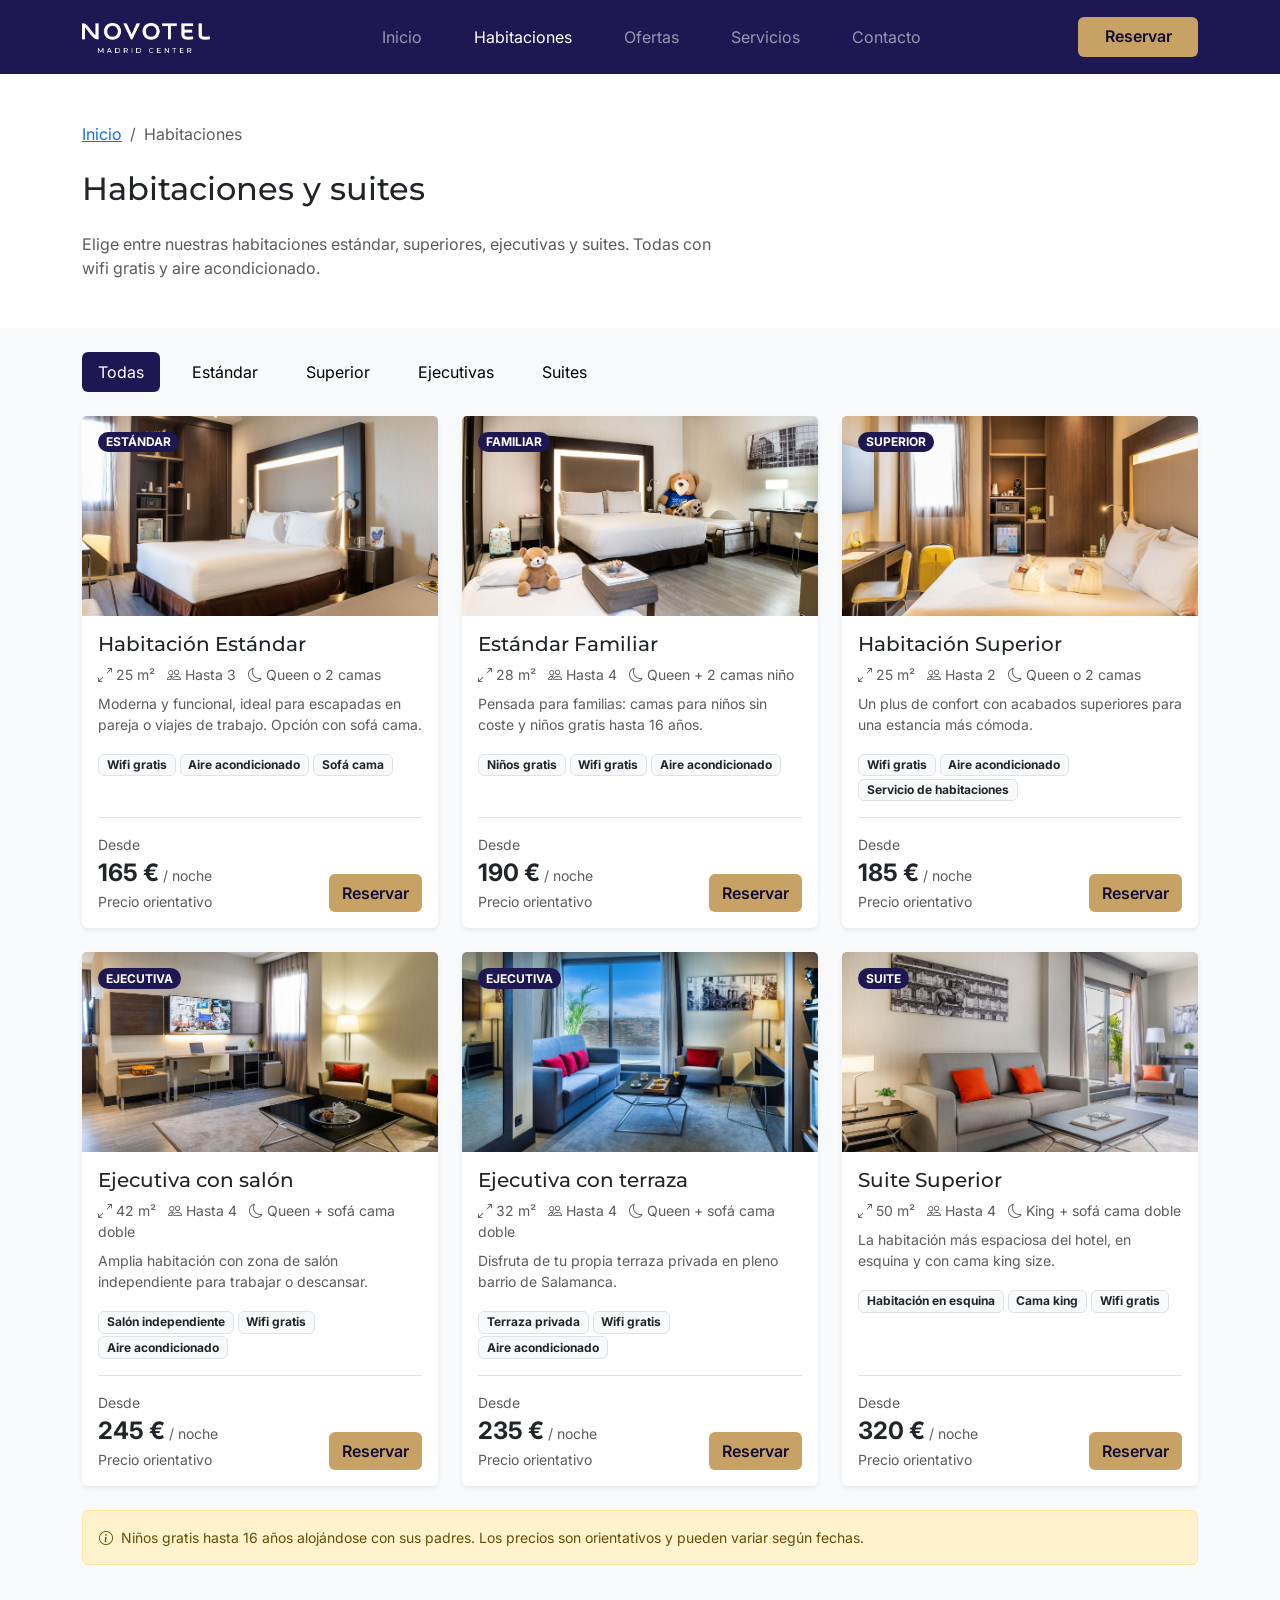
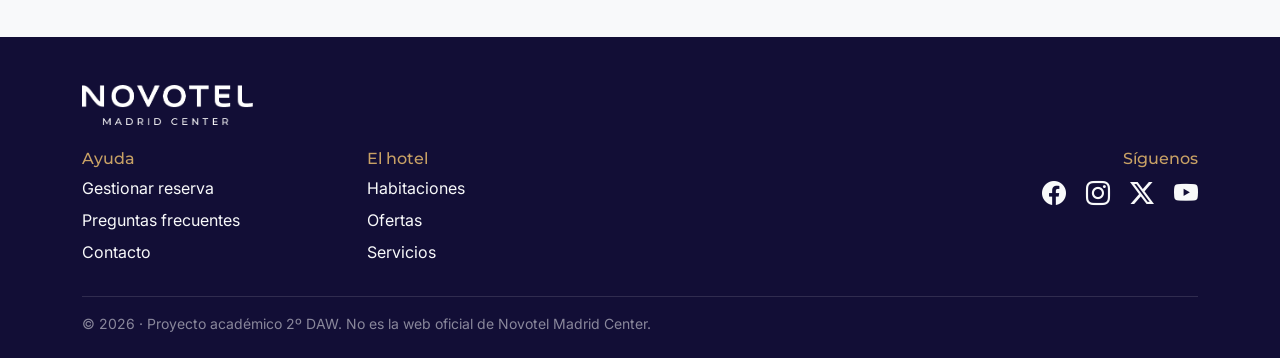
<file: rooms.html>
<!DOCTYPE html>
<html lang="es">

<head>
  <meta charset="UTF-8">
  <meta name="viewport" content="width=device-width, initial-scale=1.0">
  <title>Habitaciones | Novotel Madrid Center</title>
  <link rel="icon" href="img/favicon.png">
  <link
    href="https://fonts.googleapis.com/css2?family=Inter:wght@400;500;600&family=Montserrat:wght@500;600;700&display=swap"
    rel="stylesheet">
  <link href="https://cdn.jsdelivr.net/npm/bootstrap@5.3.8/dist/css/bootstrap.min.css" rel="stylesheet"
    integrity="sha384-sRIl4kxILFvY47J16cr9ZwB07vP4J8+LH7qKQnuqkuIAvNWLzeN8tE5YBujZqJLB" crossorigin="anonymous">
  <link href="https://cdn.jsdelivr.net/npm/bootstrap-icons@1.13.1/font/bootstrap-icons.min.css" rel="stylesheet">
  <link href="css/styles.css" rel="stylesheet">
</head>

<body class="bg-light">

  <nav class="navbar navbar-expand-lg navbar-dark bg-azul py-3 sticky-top">
    <div class="container">
      <a class="navbar-brand" href="index.html">
        <img src="img/logo-novotel-blanco.png" alt="Novotel Madrid Center" height="30">
      </a>
      <button class="navbar-toggler" type="button" data-bs-toggle="collapse" data-bs-target="#menu"
        aria-label="Abrir menú">
        <span class="navbar-toggler-icon"></span>
      </button>
      <div class="collapse navbar-collapse" id="menu">
        <ul class="navbar-nav mx-auto">
          <li class="nav-item"><a class="header-nav-link nav-link" href="index.html">Inicio</a></li>
          <li class="nav-item"><a class="header-nav-link nav-link active" href="rooms.html">Habitaciones</a></li>
          <li class="nav-item"><a class="header-nav-link nav-link" href="index.html#ofertas">Ofertas</a></li>
          <li class="nav-item"><a class="header-nav-link nav-link" href="index.html#servicios">Servicios</a></li>
          <li class="nav-item"><a class="header-nav-link nav-link" href="index.html#contacto">Contacto</a></li>
        </ul>
        <a id="reservar" href="index.html#buscador" class="btn btn-dorado">Reservar</a>
      </div>
    </div>
  </nav>

  <section class="bg-white py-5">
    <div id="top-rooms-section" class="container">
      <nav aria-label="breadcrumb">
        <ol class="breadcrumb small mb-4">
          <li class="breadcrumb-item"><a href="index.html">Inicio</a></li>
          <li class="breadcrumb-item active">Habitaciones</li>
        </ol>
      </nav>
      <h1 class="h2 mb-4">Habitaciones y suites</h1>
      <p class="text-muted mb-0 col-lg-7">Elige entre nuestras habitaciones estándar, superiores, ejecutivas y suites.
        Todas con wifi gratis y aire acondicionado.</p>
    </div>
  </section>

  <main class="container py-4">
    <ul id="rooms-nav" class="nav nav-pills mb-4 flex-nowrap overflow-auto gap-3">
      <li class="nav-item"><button class="rooms-nav-link nav-link active text-nowrap"
          data-filtro="todas">Todas</button></li>
      <li class="nav-item"><button class="rooms-nav-link nav-link text-nowrap"
          data-filtro="estandar">Estándar</button></li>
      <li class="nav-item"><button class="rooms-nav-link nav-link text-nowrap"
          data-filtro="superior">Superior</button></li>
      <li class="nav-item"><button class="rooms-nav-link nav-link text-nowrap"
          data-filtro="ejecutiva">Ejecutivas</button></li>
      <li class="nav-item"><button class="rooms-nav-link nav-link text-nowrap" data-filtro="suite">Suites</button>
      </li>
    </ul>

    <div class="row row-cols-1 row-cols-md-2 row-cols-lg-3 g-4">
      <div class="col habitacion" data-categoria="estandar">
        <div class="card h-100 border-0 shadow-sm">
          <div class="position-relative">
            <img src="img/habitacion-estandar.jpg" class="card-img-top foto" alt="Habitación Estándar">
            <span class="badge rounded-pill bg-azul position-absolute top-0 start-0 m-3 text-uppercase">Estándar</span>
          </div>
          <div class="card-body d-flex flex-column">
            <h2 class="h5 card-title">Habitación Estándar</h2>
            <p class="small text-muted mb-2">
              <i class="bi bi-arrows-angle-expand"></i> 25 m² &nbsp;
              <i class="bi bi-people"></i> Hasta 3 &nbsp;
              <i class="bi bi-moon"></i> Queen o 2 camas
            </p>
            <p class="card-text small text-muted">Moderna y funcional, ideal para escapadas en pareja o viajes de
              trabajo. Opción con sofá cama.</p>
            <p><span class="badge bg-light text-dark border">Wifi gratis</span> <span
                class="badge bg-light text-dark border">Aire acondicionado</span> <span
                class="badge bg-light text-dark border">Sofá cama</span></p>
            <div class="d-flex justify-content-between align-items-end border-top pt-3 mt-auto">
              <div>
                <small class="text-muted d-block">Desde</small>
                <span class="fs-4 fw-bold">165 €</span> <small class="text-muted">/ noche</small>
                <small class="text-muted d-block">Precio orientativo</small>
              </div>
              <a href="index.html#buscador" class="btn btn-dorado">Reservar</a>
            </div>
          </div>
        </div>
      </div>

      <div class="col habitacion" data-categoria="estandar">
        <div class="card h-100 border-0 shadow-sm">
          <div class="position-relative">
            <img src="img/habitacion-familiar.jpg" class="card-img-top foto" alt="Estándar Familiar">
            <span class="badge rounded-pill bg-azul position-absolute top-0 start-0 m-3 text-uppercase">Familiar</span>
          </div>
          <div class="card-body d-flex flex-column">
            <h2 class="h5 card-title">Estándar Familiar</h2>
            <p class="small text-muted mb-2">
              <i class="bi bi-arrows-angle-expand"></i> 28 m² &nbsp;
              <i class="bi bi-people"></i> Hasta 4 &nbsp;
              <i class="bi bi-moon"></i> Queen + 2 camas niño
            </p>
            <p class="card-text small text-muted">Pensada para familias: camas para niños sin coste y niños gratis hasta
              16 años.</p>
            <p><span class="badge bg-light text-dark border">Niños gratis</span> <span
                class="badge bg-light text-dark border">Wifi gratis</span> <span
                class="badge bg-light text-dark border">Aire acondicionado</span></p>
            <div class="d-flex justify-content-between align-items-end border-top pt-3 mt-auto">
              <div>
                <small class="text-muted d-block">Desde</small>
                <span class="fs-4 fw-bold">190 €</span> <small class="text-muted">/ noche</small>
                <small class="text-muted d-block">Precio orientativo</small>
              </div>
              <a href="index.html#buscador" class="btn btn-dorado">Reservar</a>
            </div>
          </div>
        </div>
      </div>

      <div class="col habitacion" data-categoria="superior">
        <div class="card h-100 border-0 shadow-sm">
          <div class="position-relative">
            <img src="img/habitacion-superior.jpg" class="card-img-top foto" alt="Habitación Superior">
            <span class="badge rounded-pill bg-azul position-absolute top-0 start-0 m-3 text-uppercase">Superior</span>
          </div>
          <div class="card-body d-flex flex-column">
            <h2 class="h5 card-title">Habitación Superior</h2>
            <p class="small text-muted mb-2">
              <i class="bi bi-arrows-angle-expand"></i> 25 m² &nbsp;
              <i class="bi bi-people"></i> Hasta 2 &nbsp;
              <i class="bi bi-moon"></i> Queen o 2 camas
            </p>
            <p class="card-text small text-muted">Un plus de confort con acabados superiores para una estancia más
              cómoda.</p>
            <p><span class="badge bg-light text-dark border">Wifi gratis</span> <span
                class="badge bg-light text-dark border">Aire acondicionado</span> <span
                class="badge bg-light text-dark border">Servicio de habitaciones</span></p>
            <div class="d-flex justify-content-between align-items-end border-top pt-3 mt-auto">
              <div>
                <small class="text-muted d-block">Desde</small>
                <span class="fs-4 fw-bold">185 €</span> <small class="text-muted">/ noche</small>
                <small class="text-muted d-block">Precio orientativo</small>
              </div>
              <a href="index.html#buscador" class="btn btn-dorado">Reservar</a>
            </div>
          </div>
        </div>
      </div>

      <div class="col habitacion" data-categoria="ejecutiva">
        <div class="card h-100 border-0 shadow-sm">
          <div class="position-relative">
            <img src="img/ejecutiva-salon.jpg" class="card-img-top foto" alt="Ejecutiva con salón">
            <span class="badge rounded-pill bg-azul position-absolute top-0 start-0 m-3 text-uppercase">Ejecutiva</span>
          </div>
          <div class="card-body d-flex flex-column">
            <h2 class="h5 card-title">Ejecutiva con salón</h2>
            <p class="small text-muted mb-2">
              <i class="bi bi-arrows-angle-expand"></i> 42 m² &nbsp;
              <i class="bi bi-people"></i> Hasta 4 &nbsp;
              <i class="bi bi-moon"></i> Queen + sofá cama doble
            </p>
            <p class="card-text small text-muted">Amplia habitación con zona de salón independiente para trabajar o
              descansar.</p>
            <p><span class="badge bg-light text-dark border">Salón independiente</span> <span
                class="badge bg-light text-dark border">Wifi gratis</span> <span
                class="badge bg-light text-dark border">Aire acondicionado</span></p>
            <div class="d-flex justify-content-between align-items-end border-top pt-3 mt-auto">
              <div>
                <small class="text-muted d-block">Desde</small>
                <span class="fs-4 fw-bold">245 €</span> <small class="text-muted">/ noche</small>
                <small class="text-muted d-block">Precio orientativo</small>
              </div>
              <a href="index.html#buscador" class="btn btn-dorado">Reservar</a>
            </div>
          </div>
        </div>
      </div>

      <div class="col habitacion" data-categoria="ejecutiva">
        <div class="card h-100 border-0 shadow-sm">
          <div class="position-relative">
            <img src="img/ejecutiva-terraza.jpg" class="card-img-top foto" alt="Ejecutiva con terraza">
            <span class="badge rounded-pill bg-azul position-absolute top-0 start-0 m-3 text-uppercase">Ejecutiva</span>
          </div>
          <div class="card-body d-flex flex-column">
            <h2 class="h5 card-title">Ejecutiva con terraza</h2>
            <p class="small text-muted mb-2">
              <i class="bi bi-arrows-angle-expand"></i> 32 m² &nbsp;
              <i class="bi bi-people"></i> Hasta 4 &nbsp;
              <i class="bi bi-moon"></i> Queen + sofá cama doble
            </p>
            <p class="card-text small text-muted">Disfruta de tu propia terraza privada en pleno barrio de Salamanca.
            </p>
            <p><span class="badge bg-light text-dark border">Terraza privada</span> <span
                class="badge bg-light text-dark border">Wifi gratis</span> <span
                class="badge bg-light text-dark border">Aire acondicionado</span></p>
            <div class="d-flex justify-content-between align-items-end border-top pt-3 mt-auto">
              <div>
                <small class="text-muted d-block">Desde</small>
                <span class="fs-4 fw-bold">235 €</span> <small class="text-muted">/ noche</small>
                <small class="text-muted d-block">Precio orientativo</small>
              </div>
              <a href="index.html#buscador" class="btn btn-dorado">Reservar</a>
            </div>
          </div>
        </div>
      </div>

      <div class="col habitacion" data-categoria="suite">
        <div class="card h-100 border-0 shadow-sm">
          <div class="position-relative">
            <img src="img/suite-superior.jpg" class="card-img-top foto" alt="Suite Superior">
            <span class="badge rounded-pill bg-azul position-absolute top-0 start-0 m-3 text-uppercase">Suite</span>
          </div>
          <div class="card-body d-flex flex-column">
            <h2 class="h5 card-title">Suite Superior</h2>
            <p class="small text-muted mb-2">
              <i class="bi bi-arrows-angle-expand"></i> 50 m² &nbsp;
              <i class="bi bi-people"></i> Hasta 4 &nbsp;
              <i class="bi bi-moon"></i> King + sofá cama doble
            </p>
            <p class="card-text small text-muted">La habitación más espaciosa del hotel, en esquina y con cama king
              size.</p>
            <p><span class="badge bg-light text-dark border">Habitación en esquina</span> <span
                class="badge bg-light text-dark border">Cama king</span> <span
                class="badge bg-light text-dark border">Wifi gratis</span></p>
            <div class="d-flex justify-content-between align-items-end border-top pt-3 mt-auto">
              <div>
                <small class="text-muted d-block">Desde</small>
                <span class="fs-4 fw-bold">320 €</span> <small class="text-muted">/ noche</small>
                <small class="text-muted d-block">Precio orientativo</small>
              </div>
              <a href="index.html#buscador" class="btn btn-dorado">Reservar</a>
            </div>
          </div>
        </div>
      </div>
    </div>

    <div class="alert alert-warning small mt-4 mb-5">
      <i class="bi bi-info-circle me-1"></i> Niños gratis hasta 16 años alojándose con sus padres. Los precios son
      orientativos y pueden variar según fechas.
    </div>
  </main>

  <footer class="bg-azul-oscuro text-white-50 pt-5 pb-4">
    <div class="container">
      <img src="img/logo-novotel-blanco.png" alt="Novotel Madrid Center" height="40" class="mb-4">
      <div class="row g-4">
        <div class="col-6 col-md-3">
          <h2 class="h6 text-dorado-claro">Ayuda</h2>
          <ul class="list-unstyled">
            <li class="footer-link mb-2"><a href="index.html#buscador"
                class="link-light text-decoration-none">Gestionar reserva</a></li>
            <li class="footer-link mb-2"><a href="index.html#contacto"
                class="link-light text-decoration-none">Preguntas frecuentes</a></li>
            <li class="footer-link mb-2"><a href="index.html#contacto"
                class="link-light text-decoration-none">Contacto</a></li>
          </ul>
        </div>
        <div class="col-6 col-md-3">
          <h2 class="h6 text-dorado-claro">El hotel</h2>
          <ul class="list-unstyled">
            <li class="footer-link mb-2"><a href="rooms.html"
                class="link-light text-decoration-none">Habitaciones</a></li>
            <li class="footer-link mb-2"><a href="index.html#ofertas"
                class="link-light text-decoration-none">Ofertas</a></li>
            <li class="footer-link mb-2"><a href="index.html#servicios"
                class="link-light text-decoration-none">Servicios</a></li>
          </ul>
        </div>
        <div class="col-md-6 text-md-end">
          <h2 class="h6 text-dorado-claro">Síguenos</h2>
          <a href="https://www.facebook.com/NovotelMCenter/" target="_blank" class="rrss link-light fs-4 me-3"
            aria-label="Facebook"><i class="bi bi-facebook"></i></a>
          <a href="https://www.instagram.com/novotelmcenter/" target="_blank" class="rrss link-light fs-4 me-3"
            aria-label="Instagram"><i class="bi bi-instagram"></i></a>
          <a href="https://x.com/novotelmcenter?lang=es" target="_blank" class="rrss link-light fs-4 me-3"
            aria-label="X"><i class="bi bi-twitter-x"></i></a>
          <a href="https://www.youtube.com/channel/UCDqbWLSPRt5mQQGbAMGRGoQ" target="_blank"
            class="rrss link-light fs-4" aria-label="YouTube"><i class="bi bi-youtube"></i></a>
        </div>
      </div>
      <hr>
      <p class="small mb-0">© 2026 · Proyecto académico 2º DAW. No es la web oficial de Novotel Madrid Center.</p>
    </div>
  </footer>

  <script src="https://cdn.jsdelivr.net/npm/bootstrap@5.3.8/dist/js/bootstrap.bundle.min.js"
    integrity="sha384-FKyoEForCGlyvwx9Hj09JcYn3nv7wiPVlz7YYwJrWVcXK/BmnVDxM+D2scQbITxI"
    crossorigin="anonymous"></script>
  <script src="js/main.js"></script>
</body>

</html>
</file>
<file: css/styles.css>
button:hover,
a:hover {
  transition: all 0.1s;
}

body {
  font-family: "Inter", sans-serif;
}

h1,
h2,
h3,
h4,
h5 {
  font-family: "Montserrat", sans-serif;
}

.bg-azul {
  background-color: #1E1852;
}

.bg-azul-oscuro {
  background-color: #120E36;
}

.text-dorado {
  color: #8C6A2F;
}

.text-dorado-claro {
  color: #C8A165;
}

.bg-dorado {
  background-color: #C8A165;
  color: #120E36;
}

.btn-dorado {
  background-color: #C8A165;
  color: #120E36;
  font-weight: 600;
}

.btn-dorado:hover {
  background-color: #B88F52;
  color: #120E36;
}

.nav-pills .nav-link.active {
  background-color: #1E1852;
}

.foto {
  height: 200px;
  object-fit: cover;
}

.foto-hero {
  height: 480px;
  object-fit: cover;
}

#menu ul {
  gap: 36px;
}

#reservar {
  width: 120px;
  height: 40px;
}

.header-nav-link:not(.active):hover {
  border-bottom: 2px solid white;
}

#btnHabitaciones {
  width: 100%;
}

#hotel-section,
#seleccion {
  letter-spacing: 6px;
}

.rrss:hover,
.footer-link a:hover,
li:has(> .rooms-nav-link:not(.active):hover) {
  opacity: 60%;
}

.rooms-nav-link:not(.active) {
  color: black;
}

@media screen and (max-width: 992px) {
  .navbar-nav {
    padding-top: 36px;
    padding-bottom: 36px;
  }

  #reservar {
    width: 100%;
    margin-bottom: 12px;
  }
}
</file>
